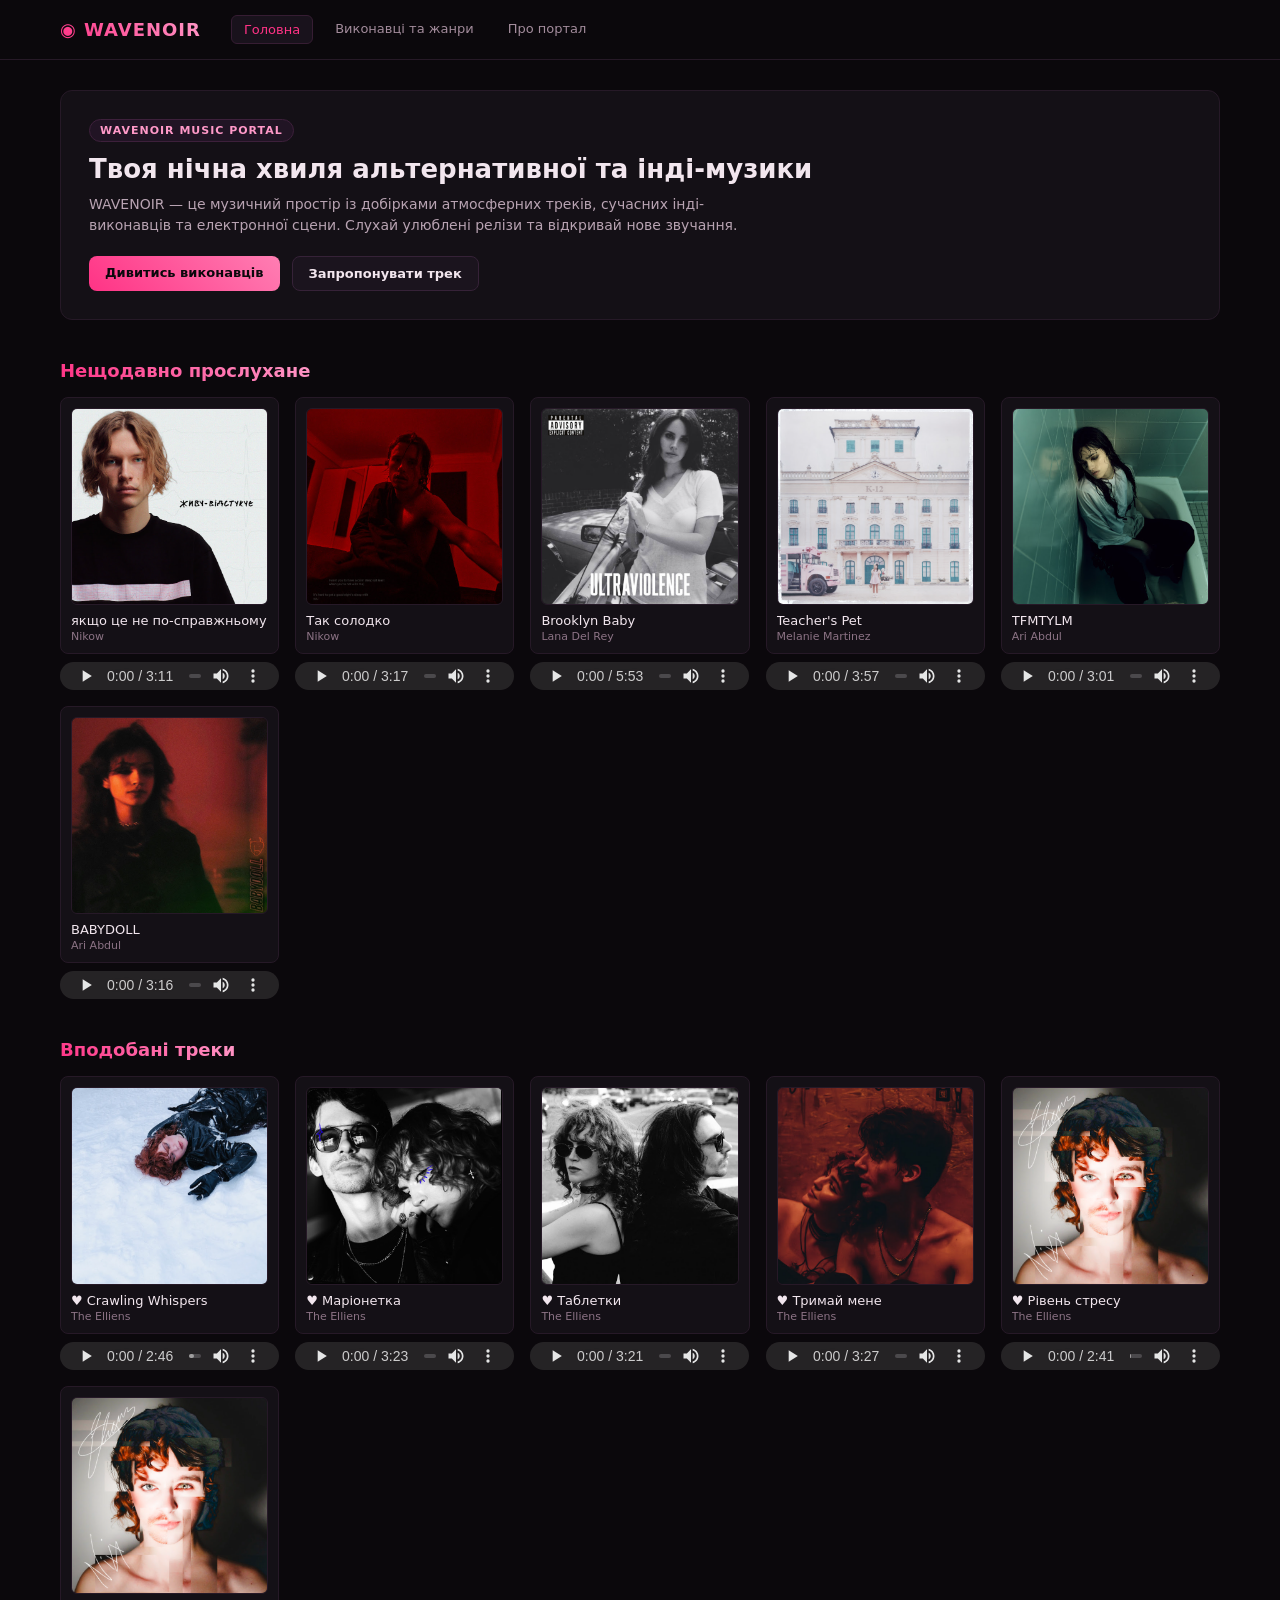
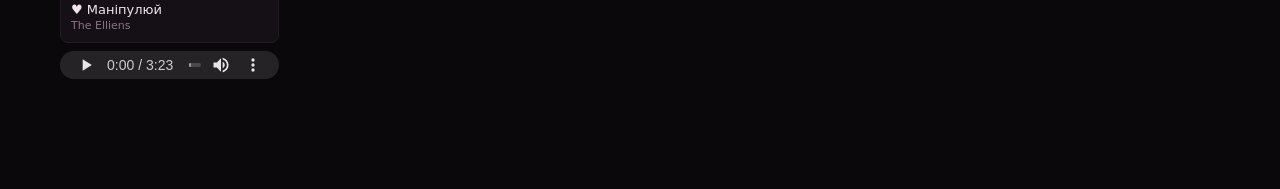
<file: index.html>
<!DOCTYPE html>
<html lang="uk">
<head>
    <meta charset="UTF-8">
    <meta name="viewport" content="width=device-width, initial-scale=1.0">
    <title>WAVENOIR — Музичний портал</title>
    <link rel="stylesheet" href="style.css">
</head>
<body>

    <header class="header">
        <div class="header-content">
            <div class="header-left">
                <a href="index.html" class="logo">◉ WAVENOIR</a>
                <nav class="nav-links">
                    <a href="index.html" class="active">Головна</a>
                    <a href="artists.html">Виконавці та жанри</a>
                    <a href="about.html">Про портал</a>
                </nav>
            </div>
        </div>
    </header>

    <main class="main-container">

        <section class="hero">
            <div class="hero-badge">WAVENOIR MUSIC PORTAL</div>
            <h1>Твоя нічна хвиля альтернативної та інді-музики</h1>
            <p>WAVENOIR — це музичний простір із добірками атмосферних треків, сучасних інді-виконавців та електронної сцени. Слухай улюблені релізи та відкривай нове звучання.</p>
            <div class="hero-buttons">
                <a href="artists.html" class="btn-primary">Дивитись виконавців</a>
                <a href="about.html" class="btn-secondary">Запропонувати трек</a>
            </div>
        </section>

        <section class="section">
            <h2>Нещодавно прослухане</h2>
            <div class="tracks-grid">
                
                <article class="track-wrapper">
                    <div class="card">
                        <div class="cover">
                            <img src="img1.png" alt="Трек 1">
                        </div>
                        <div class="title">якщо це не по-справжньому</div>
                        <div class="subtitle">Nikow</div>
                    </div>
                    <audio controls class="track-audio">
                        <source src="track1.mp3" type="audio/mpeg">
                        Ваш браузер не підтримує аудіо.
                    </audio>
                </article>

                <article class="track-wrapper">
                    <div class="card">
                        <div class="cover">
                            <img src="img2.png" alt="Трек 2">
                        </div>
                        <div class="title">Так солодко</div>
                        <div class="subtitle">Nikow</div>
                    </div>
                    <audio controls class="track-audio">
                        <source src="track2.mp3" type="audio/mpeg">
                        Ваш браузер не підтримує аудіо.
                    </audio>
                </article>

                <article class="track-wrapper">
                    <div class="card">
                        <div class="cover">
                            <img src="img3.png" alt="Трек 3">
                        </div>
                        <div class="title">Brooklyn Baby</div>
                        <div class="subtitle">Lana Del Rey</div>
                    </div>
                    <audio controls class="track-audio">
                        <source src="track3.mp3" type="audio/mpeg">
                        Ваш браузер не підтримує аудіо.
                    </audio>
                </article>

                <article class="track-wrapper">
                    <div class="card">
                        <div class="cover">
                            <img src="img4.png" alt="Трек 4">
                        </div>
                        <div class="title">Teacher's Pet</div>
                        <div class="subtitle">Melanie Martinez</div>
                    </div>
                    <audio controls class="track-audio">
                        <source src="track4.mp3" type="audio/mpeg">
                        Ваш браузер не підтримує аудіо.
                    </audio>
                </article>

                <article class="track-wrapper">
                    <div class="card">
                        <div class="cover">
                            <img src="img5.png" alt="Трек 5">
                        </div>
                        <div class="title">TFMTYLM</div>
                        <div class="subtitle">Ari Abdul</div>
                    </div>
                    <audio controls class="track-audio">
                        <source src="track5.mp3" type="audio/mpeg">
                        Ваш браузер не підтримує аудіо.
                    </audio>
                </article>

                <article class="track-wrapper">
                    <div class="card">
                        <div class="cover">
                            <img src="img6.png" alt="Трек 6">
                        </div>
                        <div class="title">BABYDOLL</div>
                        <div class="subtitle">Ari Abdul</div>
                    </div>
                    <audio controls class="track-audio">
                        <source src="track6.mp3" type="audio/mpeg">
                        Ваш браузер не підтримує аудіо.
                    </audio>
                </article>

            </div>
        </section>

        <section class="section">
            <h2>Вподобані треки</h2>
            <div class="tracks-grid">

                <article class="track-wrapper">
                    <div class="card">
                        <div class="cover">
                            <img src="img7.png" alt="Трек 7">
                        </div>
                        <div class="title">♥ Crawling Whispers</div>
                        <div class="subtitle">The Elliens</div>
                    </div>
                    <audio controls class="track-audio">
                        <source src="track7.mp3" type="audio/mpeg">
                        Ваш браузер не підтримує аудіо.
                    </audio>
                </article>

                <article class="track-wrapper">
                    <div class="card">
                        <div class="cover">
                            <img src="img8.png" alt="Трек 8">
                        </div>
                        <div class="title">♥ Маріонетка</div>
                        <div class="subtitle">The Elliens</div>
                    </div>
                    <audio controls class="track-audio">
                        <source src="track8.mp3" type="audio/mpeg">
                        Ваш браузер не підтримує аудіо.
                    </audio>
                </article>

                <article class="track-wrapper">
                    <div class="card">
                        <div class="cover">
                            <img src="img9.png" alt="Трек 9">
                        </div>
                        <div class="title">♥ Таблетки</div>
                        <div class="subtitle">The Elliens</div>
                    </div>
                    <audio controls class="track-audio">
                        <source src="track9.mp3" type="audio/mpeg">
                        Ваш браузер не підтримує аудіо.
                    </audio>
                </article>

                <article class="track-wrapper">
                    <div class="card">
                        <div class="cover">
                            <img src="img10.png" alt="Трек 10">
                        </div>
                        <div class="title">♥ Тримай мене</div>
                        <div class="subtitle">The Elliens</div>
                    </div>
                    <audio controls class="track-audio">
                        <source src="track10.mp3" type="audio/mpeg">
                        Ваш браузер не підтримує аудіо.
                    </audio>
                </article>

                <article class="track-wrapper">
                    <div class="card">
                        <div class="cover">
                            <img src="img11.png" alt="Трек 11">
                        </div>
                        <div class="title">♥ Рівень стресу</div>
                        <div class="subtitle">The Elliens</div>
                    </div>
                    <audio controls class="track-audio">
                        <source src="track11.mp3" type="audio/mpeg">
                        Ваш браузер не підтримує аудіо.
                    </audio>
                </article>

                <article class="track-wrapper">
                    <div class="card">
                        <div class="cover">
                            <img src="img12.png" alt="Трек 12">
                        </div>
                        <div class="title">♥ Маніпулюй</div>
                        <div class="subtitle">The Elliens</div>
                    </div>
                    <audio controls class="track-audio">
                        <source src="track12.mp3" type="audio/mpeg">
                        Ваш браузер не підтримує аудіо.
                    </audio>
                </article>

            </div>
        </section>

    </main>

</body>
</html>
</file>
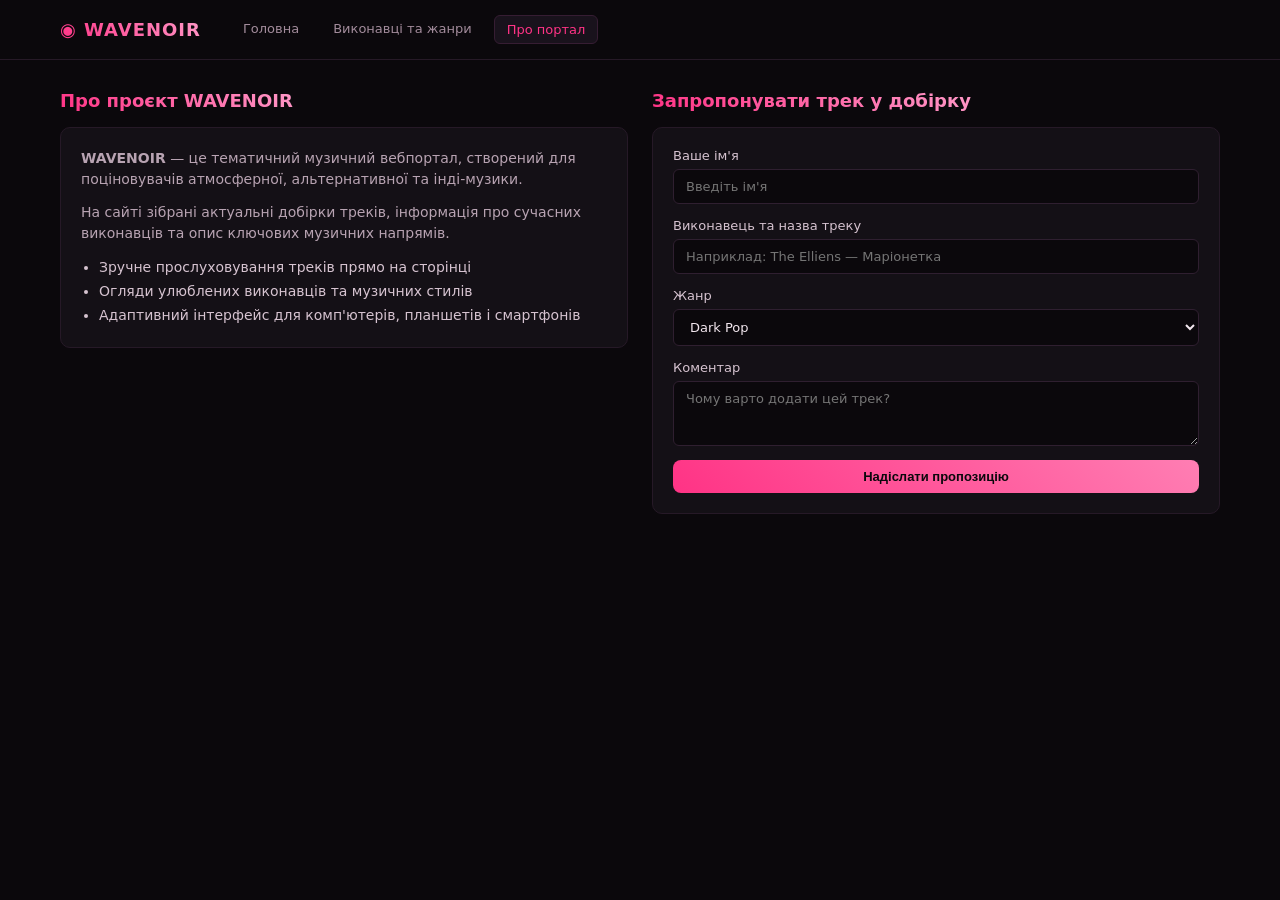
<file: about.html>
<!DOCTYPE html>
<html lang="uk">
<head>
    <meta charset="UTF-8">
    <meta name="viewport" content="width=device-width, initial-scale=1.0">
    <title>WAVENOIR — Про портал</title>
    <link rel="stylesheet" href="style.css">
</head>
<body>

    <header class="header">
        <div class="header-content">
            <div class="header-left">
                <a href="index.html" class="logo">◉ WAVENOIR</a>
                <nav class="nav-links">
                    <a href="index.html">Головна</a>
                    <a href="artists.html">Виконавці та жанри</a>
                    <a href="about.html" class="active">Про портал</a>
                </nav>
            </div>
        </div>
    </header>

    <main class="main-container">

        <div class="about-layout">
            <section class="section">
                <h2>Про проєкт WAVENOIR</h2>
                <div class="info-box">
                    <p><strong>WAVENOIR</strong> — це тематичний музичний вебпортал, створений для поціновувачів атмосферної, альтернативної та інді-музики.</p>
                    <p>На сайті зібрані актуальні добірки треків, інформація про сучасних виконавців та опис ключових музичних напрямів.</p>
                    <ul class="feature-list">
                        <li>Зручне прослуховування треків прямо на сторінці</li>
                        <li>Огляди улюблених виконавців та музичних стилів</li>
                        <li>Адаптивний інтерфейс для комп'ютерів, планшетів і смартфонів</li>
                    </ul>
                </div>
            </section>

            <section class="section">
                <h2>Запропонувати трек у добірку</h2>
                <form class="contact-form" action="#" method="post">
                    <div class="form-group">
                        <label for="user-name">Ваше ім'я</label>
                        <input type="text" id="user-name" name="name" placeholder="Введіть ім'я" required>
                    </div>

                    <div class="form-group">
                        <label for="track-name">Виконавець та назва треку</label>
                        <input type="text" id="track-name" name="track" placeholder="Наприклад: The Elliens — Маріонетка" required>
                    </div>

                    <div class="form-group">
                        <label for="genre">Жанр</label>
                        <select id="genre" name="genre">
                            <option value="dark-pop">Dark Pop</option>
                            <option value="indie-rock">Indie Rock</option>
                            <option value="dream-pop">Dream Pop</option>
                            <option value="other">Інший жанр</option>
                        </select>
                    </div>

                    <div class="form-group">
                        <label for="comment">Коментар</label>
                        <textarea id="comment" name="comment" rows="3" placeholder="Чому варто додати цей трек?"></textarea>
                    </div>

                    <button type="submit" class="btn-primary">Надіслати пропозицію</button>
                </form>
            </section>
        </div>

    </main>

</body>
</html>
</file>
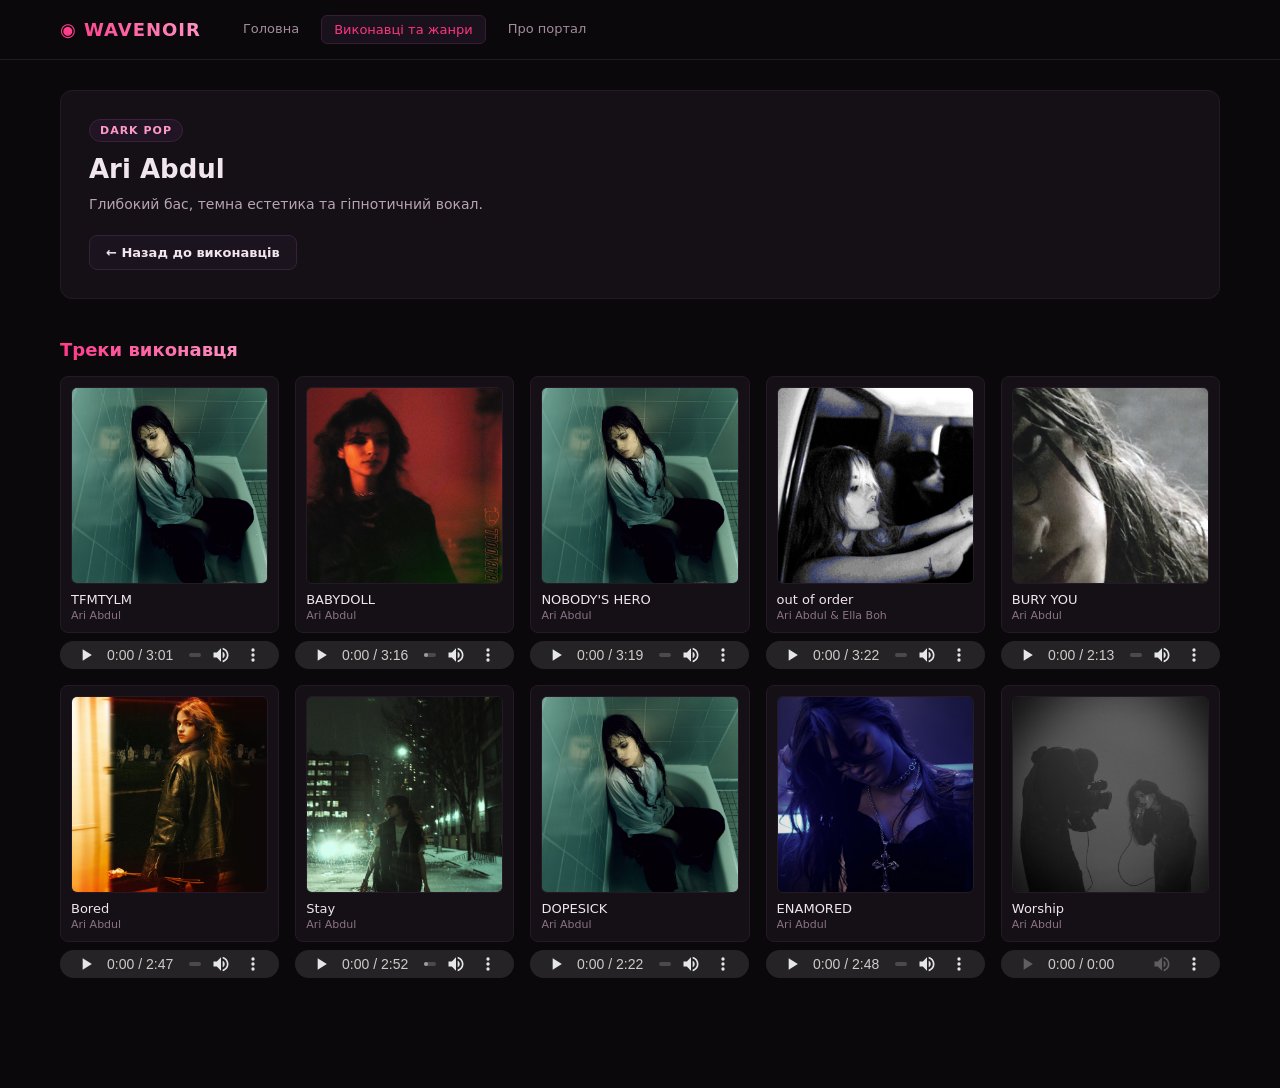
<file: ari-abdul.html>
<!DOCTYPE html>
<html lang="uk">
<head>
    <meta charset="UTF-8">
    <meta name="viewport" content="width=device-width, initial-scale=1.0">
    <title>WAVENOIR — Ari Abdul</title>
    <link rel="stylesheet" href="style.css">
</head>
<body>

    <header class="header">
        <div class="header-content">
            <div class="header-left">
                <a href="index.html" class="logo">◉ WAVENOIR</a>
                <nav class="nav-links">
                    <a href="index.html">Головна</a>
                    <a href="artists.html" class="active">Виконавці та жанри</a>
                    <a href="about.html">Про портал</a>
                </nav>
            </div>
        </div>
    </header>

    <main class="main-container">

        <section class="hero">
            <div class="hero-badge">DARK POP</div>
            <h1>Ari Abdul</h1>
            <p>Глибокий бас, темна естетика та гіпнотичний вокал.</p>
            <div class="hero-buttons">
                <a href="artists.html" class="btn-secondary">← Назад до виконавців</a>
            </div>
        </section>

        <section class="section">
            <h2>Треки виконавця</h2>
            <div class="tracks-grid">

                <article class="track-wrapper">
                    <div class="card">
                        <div class="cover">
                            <img src="img5.png" alt="TFMTYLM">
                        </div>
                        <div class="title">TFMTYLM</div>
                        <div class="subtitle">Ari Abdul</div>
                    </div>
                    <audio controls class="track-audio">
                        <source src="track5.mp3" type="audio/mpeg">
                        Ваш браузер не підтримує аудіо.
                    </audio>
                </article>

                <article class="track-wrapper">
                    <div class="card">
                        <div class="cover">
                            <img src="img6.png" alt="BABYDOLL">
                        </div>
                        <div class="title">BABYDOLL</div>
                        <div class="subtitle">Ari Abdul</div>
                    </div>
                    <audio controls class="track-audio">
                        <source src="track6.mp3" type="audio/mpeg">
                        Ваш браузер не підтримує аудіо.
                    </audio>
                </article>

                  <article class="track-wrapper">
                    <div class="card">
                        <div class="cover">
                            <img src="img16.png" alt="NOBODY'S HERO">
                        </div>
                        <div class="title">NOBODY'S HERO</div>
                        <div class="subtitle">Ari Abdul</div>
                    </div>
                    <audio controls class="track-audio">
                        <source src="track16.mp3" type="audio/mpeg">
                        Ваш браузер не підтримує аудіо.
                    </audio>
                </article>

                  <article class="track-wrapper">
                    <div class="card">
                        <div class="cover">
                            <img src="img17.png" alt="out of order">
                        </div>
                        <div class="title">out of order</div>
                        <div class="subtitle">Ari Abdul & Ella Boh</div>
                    </div>
                    <audio controls class="track-audio">
                        <source src="track17.mp3" type="audio/mpeg">
                        Ваш браузер не підтримує аудіо.
                    </audio>
                </article>

                  <article class="track-wrapper">
                    <div class="card">
                        <div class="cover">
                            <img src="img18.png" alt="BURY YOU">
                        </div>
                        <div class="title">BURY YOU</div>
                        <div class="subtitle">Ari Abdul</div>
                    </div>
                    <audio controls class="track-audio">
                        <source src="track18.mp3" type="audio/mpeg">
                        Ваш браузер не підтримує аудіо.
                    </audio>
                </article>

                  <article class="track-wrapper">
                    <div class="card">
                        <div class="cover">
                            <img src="img19.png" alt="Bored">
                        </div>
                        <div class="title">Bored</div>
                        <div class="subtitle">Ari Abdul</div>
                    </div>
                    <audio controls class="track-audio">
                        <source src="track19.mp3" type="audio/mpeg">
                        Ваш браузер не підтримує аудіо.
                    </audio>
                </article>

                  <article class="track-wrapper">
                    <div class="card">
                        <div class="cover">
                            <img src="img20.png" alt="Stay">
                        </div>
                        <div class="title">Stay</div>
                        <div class="subtitle">Ari Abdul</div>
                    </div>
                    <audio controls class="track-audio">
                        <source src="track20.mp3" type="audio/mpeg">
                        Ваш браузер не підтримує аудіо.
                    </audio>
                </article>

                  <article class="track-wrapper">
                    <div class="card">
                        <div class="cover">
                            <img src="img21.png" alt="DOPESICK">
                        </div>
                        <div class="title">DOPESICK</div>
                        <div class="subtitle">Ari Abdul</div>
                    </div>
                    <audio controls class="track-audio">
                        <source src="track21.mp3" type="audio/mpeg">
                        Ваш браузер не підтримує аудіо.
                    </audio>
                </article>

                  <article class="track-wrapper">
                    <div class="card">
                        <div class="cover">
                            <img src="img22.png" alt="ENAMORED">
                        </div>
                        <div class="title">ENAMORED</div>
                        <div class="subtitle">Ari Abdul</div>
                    </div>
                    <audio controls class="track-audio">
                        <source src="track22.mp3" type="audio/mpeg">
                        Ваш браузер не підтримує аудіо.
                    </audio>
                </article>

                  <article class="track-wrapper">
                    <div class="card">
                        <div class="cover">
                            <img src="img23.png" alt="Worship">
                        </div>
                        <div class="title">Worship</div>
                        <div class="subtitle">Ari Abdul</div>
                    </div>
                    <audio controls class="track-audio">
                        <source src="track23.mp3" type="audio/mpeg">
                        Ваш браузер не підтримує аудіо.
                    </audio>
                </article>

            </div>
        </section>

    </main>

</body>
</html>
</file>
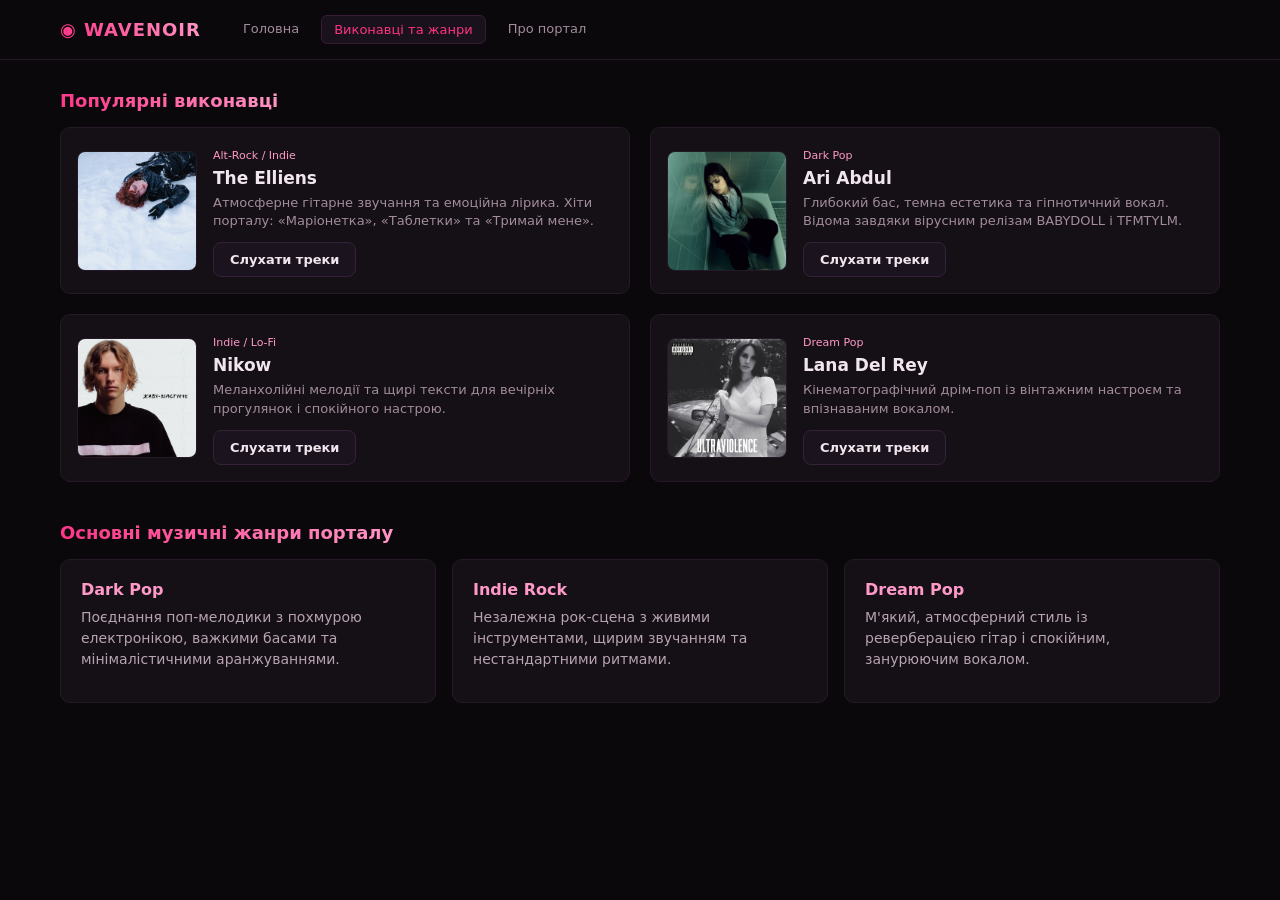
<file: artists.html>
<!DOCTYPE html>
<html lang="uk">
<head>
    <meta charset="UTF-8">
    <meta name="viewport" content="width=device-width, initial-scale=1.0">
    <title>WAVENOIR — Виконавці та жанри</title>
    <link rel="stylesheet" href="style.css">
</head>
<body>

    <header class="header">
        <div class="header-content">
            <div class="header-left">
                <a href="index.html" class="logo">◉ WAVENOIR</a>
                <nav class="nav-links">
                    <a href="index.html">Головна</a>
                    <a href="artists.html" class="active">Виконавці та жанри</a>
                    <a href="about.html">Про портал</a>
                </nav>
            </div>
        </div>
    </header>

    <main class="main-container">

        <section class="section">
            <h2>Популярні виконавці</h2>
            <div class="artists-grid">

                <article class="artist-card">
                    <div class="artist-cover">
                        <img src="img7.png" alt="The Elliens">
                    </div>
                    <div class="artist-info">
                        <span class="genre-tag">Alt-Rock / Indie</span>
                        <h3>The Elliens</h3>
                        <p>Атмосферне гітарне звучання та емоційна лірика. Хіти порталу: «Маріонетка», «Таблетки» та «Тримай мене».</p>
                        <a href="elliens.html" class="btn-secondary">Слухати треки</a>
                    </div>
                </article>

                <article class="artist-card">
                    <div class="artist-cover">
                        <img src="img5.png" alt="Ari Abdul">
                    </div>
                    <div class="artist-info">
                        <span class="genre-tag">Dark Pop</span>
                        <h3>Ari Abdul</h3>
                        <p>Глибокий бас, темна естетика та гіпнотичний вокал. Відома завдяки вірусним релізам BABYDOLL і TFMTYLM.</p>
                        <a href="ari-abdul.html" class="btn-secondary">Слухати треки</a>
                    </div>
                </article>

                <article class="artist-card">
                    <div class="artist-cover">
                        <img src="img1.png" alt="Nikow">
                    </div>
                    <div class="artist-info">
                        <span class="genre-tag">Indie / Lo-Fi</span>
                        <h3>Nikow</h3>
                        <p>Меланхолійні мелодії та щирі тексти для вечірніх прогулянок і спокійного настрою.</p>
                        <a href="nikow.html" class="btn-secondary">Слухати треки</a>
                    </div>
                </article>

                <article class="artist-card">
                    <div class="artist-cover">
                        <img src="img3.png" alt="Lana Del Rey">
                    </div>
                    <div class="artist-info">
                        <span class="genre-tag">Dream Pop</span>
                        <h3>Lana Del Rey</h3>
                        <p>Кінематографічний дрім-поп із вінтажним настроєм та впізнаваним вокалом.</p>
                        <a href="lana.html" class="btn-secondary">Слухати треки</a>
                    </div>
                </article>

            </div>
        </section>

        <section class="section">
            <h2>Основні музичні жанри порталу</h2>
            <div class="genres-grid">
                <article class="info-box">
                    <h3>Dark Pop</h3>
                    <p>Поєднання поп-мелодики з похмурою електронікою, важкими басами та мінімалістичними аранжуваннями.</p>
                </article>
                <article class="info-box">
                    <h3>Indie Rock</h3>
                    <p>Незалежна рок-сцена з живими інструментами, щирим звучанням та нестандартними ритмами.</p>
                </article>
                <article class="info-box">
                    <h3>Dream Pop</h3>
                    <p>М'який, атмосферний стиль із реверберацією гітар і спокійним, занурюючим вокалом.</p>
                </article>
            </div>
        </section>

    </main>

</body>
</html>
</file>
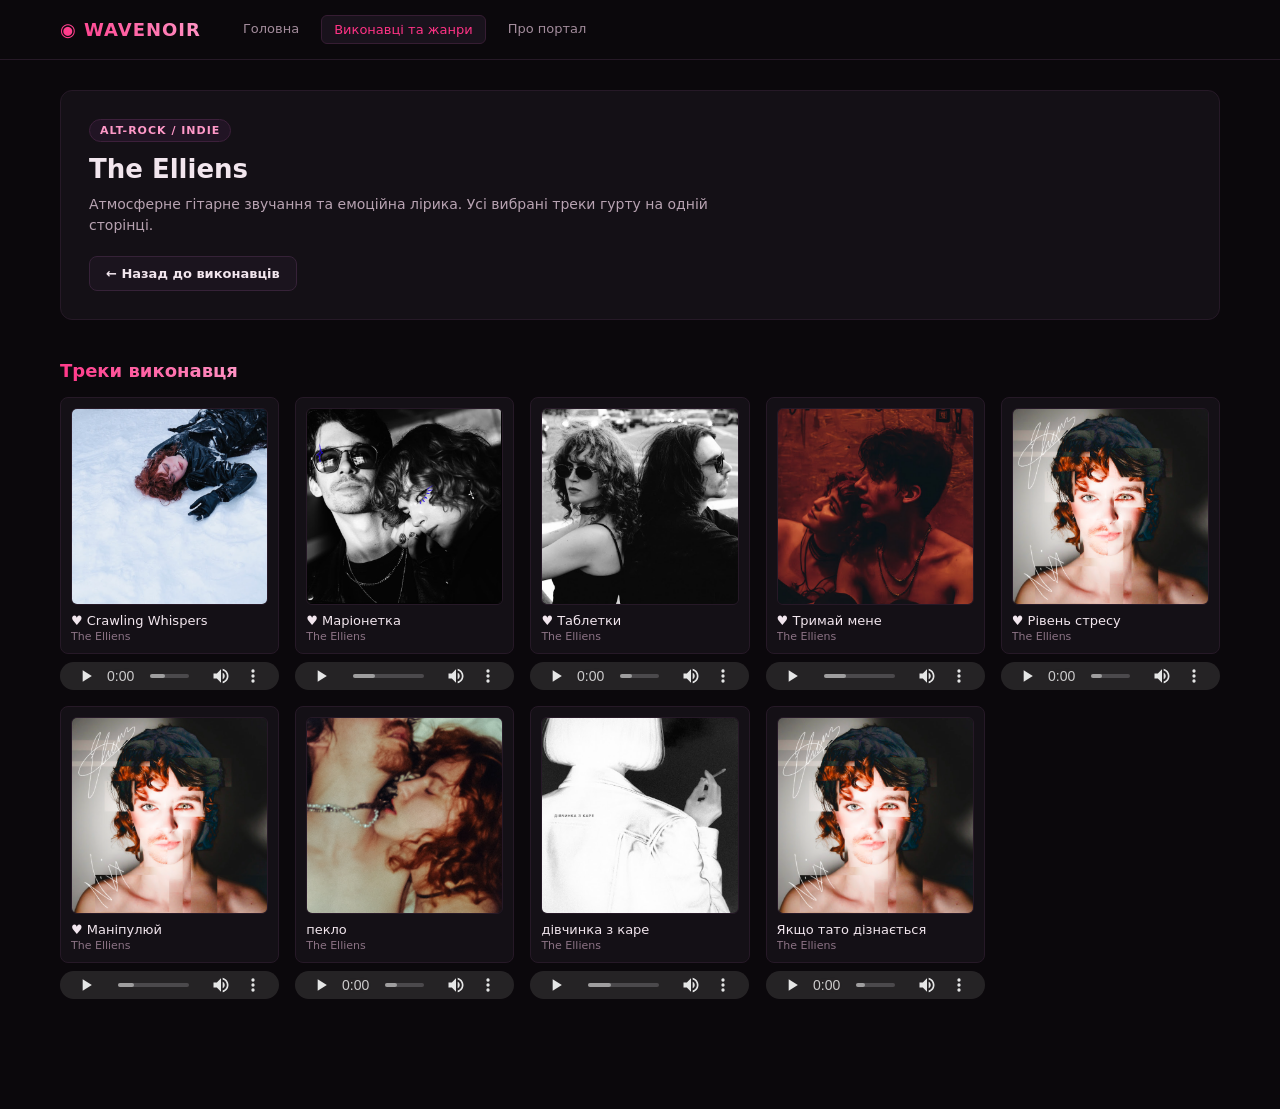
<file: elliens.html>
<!DOCTYPE html>
<html lang="uk">
<head>
    <meta charset="UTF-8">
    <meta name="viewport" content="width=device-width, initial-scale=1.0">
    <title>WAVENOIR — The Elliens</title>
    <link rel="stylesheet" href="style.css">
</head>
<body>

    <header class="header">
        <div class="header-content">
            <div class="header-left">
                <a href="index.html" class="logo">◉ WAVENOIR</a>
                <nav class="nav-links">
                    <a href="index.html">Головна</a>
                    <a href="artists.html" class="active">Виконавці та жанри</a>
                    <a href="about.html">Про портал</a>
                </nav>
            </div>
        </div>
    </header>

    <main class="main-container">

        <section class="hero">
            <div class="hero-badge">ALT-ROCK / INDIE</div>
            <h1>The Elliens</h1>
            <p>Атмосферне гітарне звучання та емоційна лірика. Усі вибрані треки гурту на одній сторінці.</p>
            <div class="hero-buttons">
                <a href="artists.html" class="btn-secondary">← Назад до виконавців</a>
            </div>
        </section>

        <section class="section">
            <h2>Треки виконавця</h2>
            <div class="tracks-grid">

                <article class="track-wrapper">
                    <div class="card">
                        <div class="cover">
                            <img src="img7.png" alt="Crawling Whispers">
                        </div>
                        <div class="title">♥ Crawling Whispers</div>
                        <div class="subtitle">The Elliens</div>
                    </div>
                    <audio controls class="track-audio">
                        <source src="track7.mp3" type="audio/mpeg">
                        Ваш браузер не підтримує аудіо.
                    </audio>
                </article>

                <article class="track-wrapper">
                    <div class="card">
                        <div class="cover">
                            <img src="img8.png" alt="Маріонетка">
                        </div>
                        <div class="title">♥ Маріонетка</div>
                        <div class="subtitle">The Elliens</div>
                    </div>
                    <audio controls class="track-audio">
                        <source src="track8.mp3" type="audio/mpeg">
                        Ваш браузер не підтримує аудіо.
                    </audio>
                </article>

                <article class="track-wrapper">
                    <div class="card">
                        <div class="cover">
                            <img src="img9.png" alt="Таблетки">
                        </div>
                        <div class="title">♥ Таблетки</div>
                        <div class="subtitle">The Elliens</div>
                    </div>
                    <audio controls class="track-audio">
                        <source src="track9.mp3" type="audio/mpeg">
                        Ваш браузер не підтримує аудіо.
                    </audio>
                </article>

                <article class="track-wrapper">
                    <div class="card">
                        <div class="cover">
                            <img src="img10.png" alt="Тримай мене">
                        </div>
                        <div class="title">♥ Тримай мене</div>
                        <div class="subtitle">The Elliens</div>
                    </div>
                    <audio controls class="track-audio">
                        <source src="track10.mp3" type="audio/mpeg">
                        Ваш браузер не підтримує аудіо.
                    </audio>
                </article>

                <article class="track-wrapper">
                    <div class="card">
                        <div class="cover">
                            <img src="img11.png" alt="Рівень стресу">
                        </div>
                        <div class="title">♥ Рівень стресу</div>
                        <div class="subtitle">The Elliens</div>
                    </div>
                    <audio controls class="track-audio">
                        <source src="track11.mp3" type="audio/mpeg">
                        Ваш браузер не підтримує аудіо.
                    </audio>
                </article>

                <article class="track-wrapper">
                    <div class="card">
                        <div class="cover">
                            <img src="img12.png" alt="Маніпулюй">
                        </div>
                        <div class="title">♥ Маніпулюй</div>
                        <div class="subtitle">The Elliens</div>
                    </div>
                    <audio controls class="track-audio">
                        <source src="track12.mp3" type="audio/mpeg">
                        Ваш браузер не підтримує аудіо.
                    </audio>
                </article>

                    <article class="track-wrapper">
                    <div class="card">
                        <div class="cover">
                            <img src="img13.png" alt="пекло">
                        </div>
                        <div class="title">пекло</div>
                        <div class="subtitle">The Elliens</div>
                    </div>
                    <audio controls class="track-audio">
                        <source src="track13.mp3" type="audio/mpeg">
                        Ваш браузер не підтримує аудіо.
                    </audio>
                </article>

                    <article class="track-wrapper">
                    <div class="card">
                        <div class="cover">
                            <img src="img14.png" alt="дівчинка з каре">
                        </div>
                        <div class="title">дівчинка з каре</div>
                        <div class="subtitle">The Elliens</div>
                    </div>
                    <audio controls class="track-audio">
                        <source src="track14.mp3" type="audio/mpeg">
                        Ваш браузер не підтримує аудіо.
                    </audio>
                </article>

                    <article class="track-wrapper">
                    <div class="card">
                        <div class="cover">
                            <img src="img15.png" alt="Якщо тато дізнається">
                        </div>
                        <div class="title">Якщо тато дізнається</div>
                        <div class="subtitle">The Elliens</div>
                    </div>
                    <audio controls class="track-audio">
                        <source src="track15.mp3" type="audio/mpeg">
                        Ваш браузер не підтримує аудіо.
                    </audio>
                </article>

            </div>
        </section>

    </main>

</body>
</html>
</file>
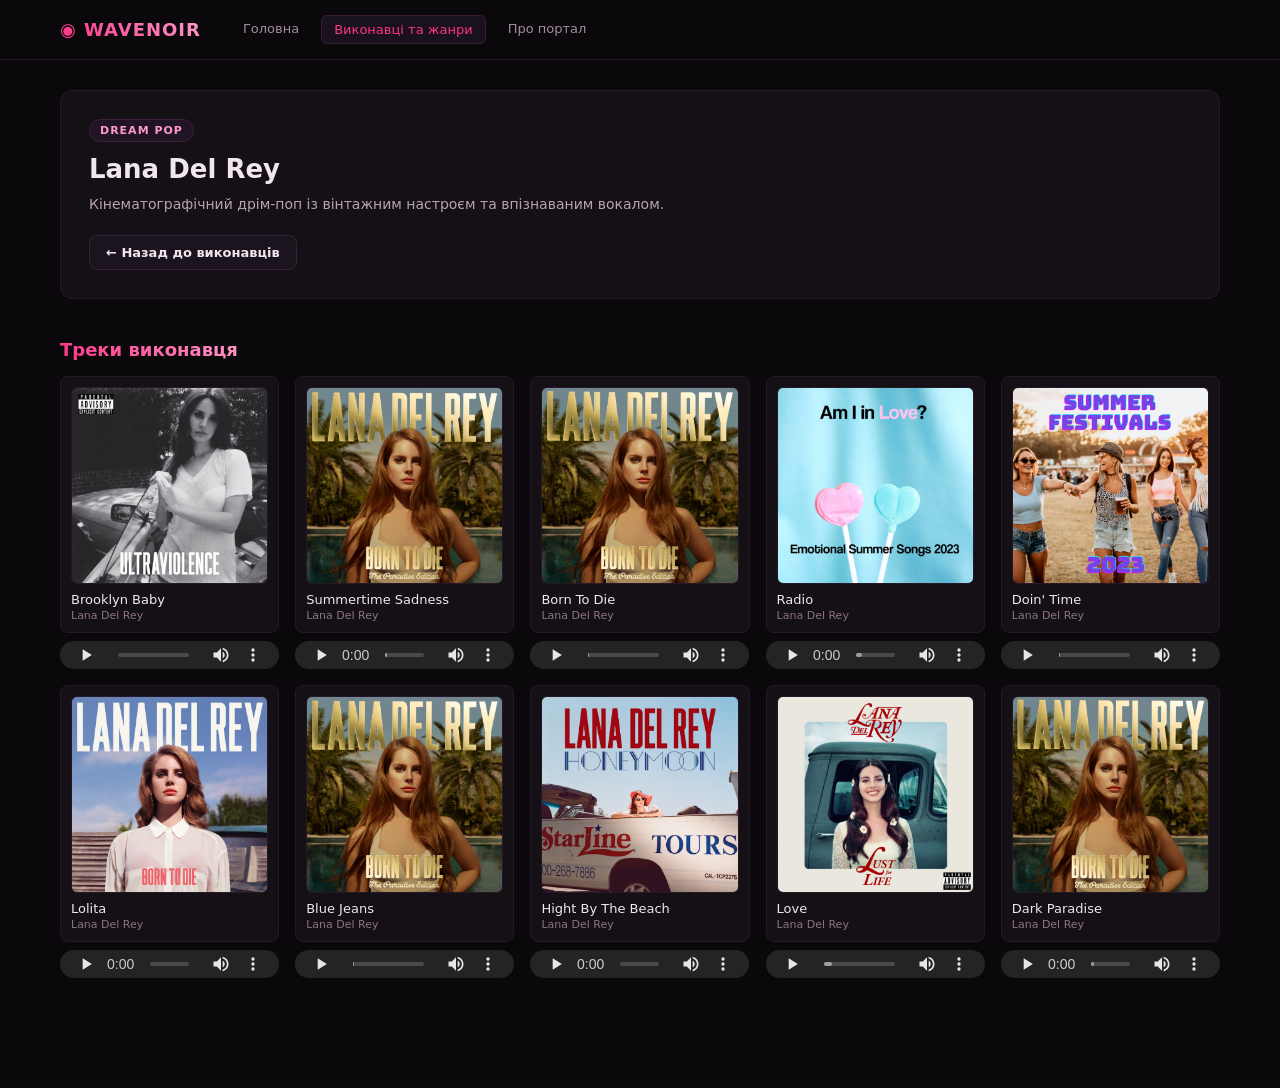
<file: lana.html>
<!DOCTYPE html>
<html lang="uk">
<head>
    <meta charset="UTF-8">
    <meta name="viewport" content="width=device-width, initial-scale=1.0">
    <title>WAVENOIR — Lana Del Rey</title>
    <link rel="stylesheet" href="style.css">
</head>
<body>

    <header class="header">
        <div class="header-content">
            <div class="header-left">
                <a href="index.html" class="logo">◉ WAVENOIR</a>
                <nav class="nav-links">
                    <a href="index.html">Головна</a>
                    <a href="artists.html" class="active">Виконавці та жанри</a>
                    <a href="about.html">Про портал</a>
                </nav>
            </div>
        </div>
    </header>

    <main class="main-container">

        <section class="hero">
            <div class="hero-badge">DREAM POP</div>
            <h1>Lana Del Rey</h1>
            <p>Кінематографічний дрім-поп із вінтажним настроєм та впізнаваним вокалом.</p>
            <div class="hero-buttons">
                <a href="artists.html" class="btn-secondary">← Назад до виконавців</a>
            </div>
        </section>

        <section class="section">
            <h2>Треки виконавця</h2>
            <div class="tracks-grid">

                <article class="track-wrapper">
                    <div class="card">
                        <div class="cover">
                            <img src="img3.png" alt="Brooklyn Baby">
                        </div>
                        <div class="title">Brooklyn Baby</div>
                        <div class="subtitle">Lana Del Rey</div>
                    </div>
                    <audio controls class="track-audio">
                        <source src="track3.mp3" type="audio/mpeg">
                        Ваш браузер не підтримує аудіо.
                    </audio>
                </article>

                   <article class="track-wrapper">
                    <div class="card">
                        <div class="cover">
                            <img src="img32.png" alt="Summertime Sadness">
                        </div>
                        <div class="title">Summertime Sadness</div>
                        <div class="subtitle">Lana Del Rey</div>
                    </div>
                    <audio controls class="track-audio">
                        <source src="track32.mp3" type="audio/mpeg">
                        Ваш браузер не підтримує аудіо.
                    </audio>
                </article>

                   <article class="track-wrapper">
                    <div class="card">
                        <div class="cover">
                            <img src="img33.png" alt="Born To Die">
                        </div>
                        <div class="title">Born To Die</div>
                        <div class="subtitle">Lana Del Rey</div>
                    </div>
                    <audio controls class="track-audio">
                        <source src="track33.mp3" type="audio/mpeg">
                        Ваш браузер не підтримує аудіо.
                    </audio>
                </article>

                   <article class="track-wrapper">
                    <div class="card">
                        <div class="cover">
                            <img src="img34.png" alt="Radio">
                        </div>
                        <div class="title">Radio</div>
                        <div class="subtitle">Lana Del Rey</div>
                    </div>
                    <audio controls class="track-audio">
                        <source src="track34.mp3" type="audio/mpeg">
                        Ваш браузер не підтримує аудіо.
                    </audio>
                </article>

                   <article class="track-wrapper">
                    <div class="card">
                        <div class="cover">
                            <img src="img35.png" alt="Doin' Time">
                        </div>
                        <div class="title">Doin' Time</div>
                        <div class="subtitle">Lana Del Rey</div>
                    </div>
                    <audio controls class="track-audio">
                        <source src="track35.mp3" type="audio/mpeg">
                        Ваш браузер не підтримує аудіо.
                    </audio>
                </article>

                   <article class="track-wrapper">
                    <div class="card">
                        <div class="cover">
                            <img src="img36.png" alt="Lolita">
                        </div>
                        <div class="title">Lolita</div>
                        <div class="subtitle">Lana Del Rey</div>
                    </div>
                    <audio controls class="track-audio">
                        <source src="track36.mp3" type="audio/mpeg">
                        Ваш браузер не підтримує аудіо.
                    </audio>
                </article>

                   <article class="track-wrapper">
                    <div class="card">
                        <div class="cover">
                            <img src="img37.png" alt="Blue Jeans">
                        </div>
                        <div class="title">Blue Jeans</div>
                        <div class="subtitle">Lana Del Rey</div>
                    </div>
                    <audio controls class="track-audio">
                        <source src="track37.mp3" type="audio/mpeg">
                        Ваш браузер не підтримує аудіо.
                    </audio>
                </article>

                   <article class="track-wrapper">
                    <div class="card">
                        <div class="cover">
                            <img src="img38.png" alt="Hight By The Beach">
                        </div>
                        <div class="title">Hight By The Beach</div>
                        <div class="subtitle">Lana Del Rey</div>
                    </div>
                    <audio controls class="track-audio">
                        <source src="track38.mp3" type="audio/mpeg">
                        Ваш браузер не підтримує аудіо.
                    </audio>
                </article>

                   <article class="track-wrapper">
                    <div class="card">
                        <div class="cover">
                            <img src="img39.png" alt="Love">
                        </div>
                        <div class="title">Love</div>
                        <div class="subtitle">Lana Del Rey</div>
                    </div>
                    <audio controls class="track-audio">
                        <source src="track39.mp3" type="audio/mpeg">
                        Ваш браузер не підтримує аудіо.
                    </audio>
                </article>

                   <article class="track-wrapper">
                    <div class="card">
                        <div class="cover">
                            <img src="img40.png" alt="Dark Paradise">
                        </div>
                        <div class="title">Dark Paradise</div>
                        <div class="subtitle">Lana Del Rey</div>
                    </div>
                    <audio controls class="track-audio">
                        <source src="track40.mp3" type="audio/mpeg">
                        Ваш браузер не підтримує аудіо.
                    </audio>
                </article>
            

            </div>
        </section>

    </main>

</body>
</html>
</file>
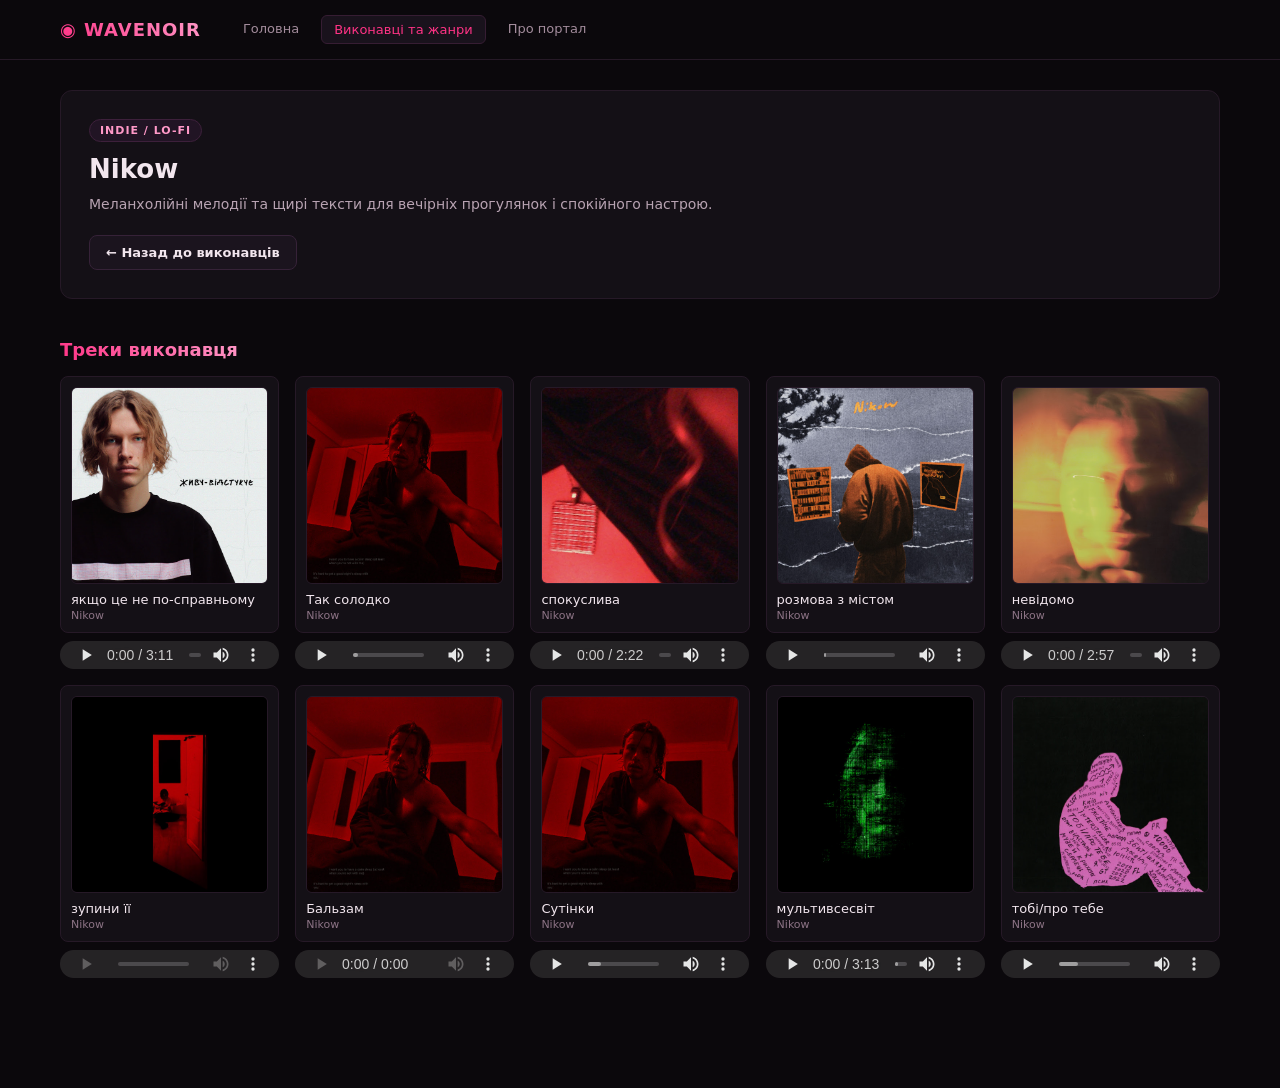
<file: nikow.html>
<!DOCTYPE html>
<html lang="uk">
<head>
    <meta charset="UTF-8">
    <meta name="viewport" content="width=device-width, initial-scale=1.0">
    <title>WAVENOIR — Nikow</title>
    <link rel="stylesheet" href="style.css">
</head>
<body>

    <header class="header">
        <div class="header-content">
            <div class="header-left">
                <a href="index.html" class="logo">◉ WAVENOIR</a>
                <nav class="nav-links">
                    <a href="index.html">Головна</a>
                    <a href="artists.html" class="active">Виконавці та жанри</a>
                    <a href="about.html">Про портал</a>
                </nav>
            </div>
        </div>
    </header>

    <main class="main-container">

        <section class="hero">
            <div class="hero-badge">INDIE / LO-FI</div>
            <h1>Nikow</h1>
            <p>Меланхолійні мелодії та щирі тексти для вечірніх прогулянок і спокійного настрою.</p>
            <div class="hero-buttons">
                <a href="artists.html" class="btn-secondary">← Назад до виконавців</a>
            </div>
        </section>

        <section class="section">
            <h2>Треки виконавця</h2>
            <div class="tracks-grid">

                <article class="track-wrapper">
                    <div class="card">
                        <div class="cover">
                            <img src="img1.png" alt="якщо це не по-справньому">
                        </div>
                        <div class="title">якщо це не по-справньому</div>
                        <div class="subtitle">Nikow</div>
                    </div>
                    <audio controls class="track-audio">
                        <source src="track1.mp3" type="audio/mpeg">
                        Ваш браузер не підтримує аудіо.
                    </audio>
                </article>

                <article class="track-wrapper">
                    <div class="card">
                        <div class="cover">
                            <img src="img2.png" alt="Так солодко">
                        </div>
                        <div class="title">Так солодко</div>
                        <div class="subtitle">Nikow</div>
                    </div>
                    <audio controls class="track-audio">
                        <source src="track2.mp3" type="audio/mpeg">
                        Ваш браузер не підтримує аудіо.
                    </audio>
                </article>

                   <article class="track-wrapper">
                    <div class="card">
                        <div class="cover">
                            <img src="img24.png" alt="спокуслива">
                        </div>
                        <div class="title">спокуслива</div>
                        <div class="subtitle">Nikow</div>
                    </div>
                    <audio controls class="track-audio">
                        <source src="track24.mp3" type="audio/mpeg">
                        Ваш браузер не підтримує аудіо.
                    </audio>
                </article>

                   <article class="track-wrapper">
                    <div class="card">
                        <div class="cover">
                            <img src="img25.png" alt="розмова з містом">
                        </div>
                        <div class="title">розмова з містом</div>
                        <div class="subtitle">Nikow</div>
                    </div>
                    <audio controls class="track-audio">
                        <source src="track25.mp3" type="audio/mpeg">
                        Ваш браузер не підтримує аудіо.
                    </audio>
                </article>

                   <article class="track-wrapper">
                    <div class="card">
                        <div class="cover">
                            <img src="img26.png" alt="невідомо">
                        </div>
                        <div class="title">невідомо</div>
                        <div class="subtitle">Nikow</div>
                    </div>
                    <audio controls class="track-audio">
                        <source src="track26.mp3" type="audio/mpeg">
                        Ваш браузер не підтримує аудіо.
                    </audio>
                </article>

                   <article class="track-wrapper">
                    <div class="card">
                        <div class="cover">
                            <img src="img27.png" alt="зупини її">
                        </div>
                        <div class="title">зупини її</div>
                        <div class="subtitle">Nikow</div>
                    </div>
                    <audio controls class="track-audio">
                        <source src="track27.mp3" type="audio/mpeg">
                        Ваш браузер не підтримує аудіо.
                    </audio>
                </article>

                   <article class="track-wrapper">
                    <div class="card">
                        <div class="cover">
                            <img src="img28.png" alt="Бальзам">
                        </div>
                        <div class="title">Бальзам</div>
                        <div class="subtitle">Nikow</div>
                    </div>
                    <audio controls class="track-audio">
                        <source src="track28.mp3" type="audio/mpeg">
                        Ваш браузер не підтримує аудіо.
                    </audio>
                </article>

                   <article class="track-wrapper">
                    <div class="card">
                        <div class="cover">
                            <img src="img29.png" alt="Сутінки">
                        </div>
                        <div class="title">Сутінки</div>
                        <div class="subtitle">Nikow</div>
                    </div>
                    <audio controls class="track-audio">
                        <source src="track29.mp3" type="audio/mpeg">
                        Ваш браузер не підтримує аудіо.
                    </audio>
                </article>

                   <article class="track-wrapper">
                    <div class="card">
                        <div class="cover">
                            <img src="img30.png" alt="мультивсесвіт">
                        </div>
                        <div class="title">мультивсесвіт</div>
                        <div class="subtitle">Nikow</div>
                    </div>
                    <audio controls class="track-audio">
                        <source src="track30.mp3" type="audio/mpeg">
                        Ваш браузер не підтримує аудіо.
                    </audio>
                </article>

                   <article class="track-wrapper">
                    <div class="card">
                        <div class="cover">
                            <img src="img31.png" alt="тобі/про тебе">
                        </div>
                        <div class="title">тобі/про тебе</div>
                        <div class="subtitle">Nikow</div>
                    </div>
                    <audio controls class="track-audio">
                        <source src="track31.mp3" type="audio/mpeg">
                        Ваш браузер не підтримує аудіо.
                    </audio>
                </article>

            </div>
        </section>

    </main>

</body>
</html>
</file>
<file: style.css>
* {
    box-sizing: border-box;
    margin: 0;
    padding: 0;
}

body {
    background-color: #0b080c;
    color: #f2e6ee;
    font-family: system-ui, -apple-system, sans-serif;
    padding-bottom: 40px;
}

.header {
    background-color: #0b080c;
    min-height: 60px;
    border-bottom: 1px solid #261927;
    display: flex;
    align-items: center;
}

.header-content {
    max-width: 1200px;
    width: 100%;
    margin: 0 auto;
    padding: 10px 20px;
    display: flex;
    justify-content: space-between;
    align-items: center;
}

.header-left {
    display: flex;
    align-items: center;
    gap: 30px;
    flex-wrap: wrap;
}

.logo {
    font-size: 18px;
    font-weight: 800;
    text-decoration: none;
    background: linear-gradient(45deg, #ff3385, #ff99c8);
    -webkit-background-clip: text;
    color: transparent;
    letter-spacing: 1px;
}

.nav-links {
    display: flex;
    gap: 10px;
    flex-wrap: wrap;
}

.nav-links a {
    color: #a38c9c;
    text-decoration: none;
    font-size: 13px;
    font-weight: 500;
    padding: 6px 12px;
    border-radius: 6px;
}

.nav-links a:hover {
    color: #f2e6ee;
    background-color: #141016;
}

.nav-links a.active {
    color: #ff3385;
    background-color: #19121c;
    border: 1px solid #361d33;
}

.main-container {
    max-width: 1200px;
    width: 100%;
    margin: 0 auto;
    padding: 30px 20px;
}

.hero {
    background-color: #141016;
    border: 1px solid #261927;
    border-radius: 12px;
    padding: 28px;
    margin-bottom: 40px;
}

.hero-badge {
    display: inline-block;
    font-size: 11px;
    font-weight: 700;
    letter-spacing: 1px;
    color: #ff99c8;
    background-color: #211424;
    border: 1px solid #3d203b;
    padding: 4px 10px;
    border-radius: 20px;
    margin-bottom: 12px;
}

.hero h1 {
    font-size: 26px;
    margin-bottom: 10px;
    color: #f2e6ee;
}

.hero p {
    color: #b8a3b2;
    font-size: 14px;
    line-height: 1.5;
    max-width: 680px;
    margin-bottom: 20px;
}

.hero-buttons {
    display: flex;
    gap: 12px;
    flex-wrap: wrap;
}

.btn-primary,
.btn-secondary {
    display: inline-block;
    text-decoration: none;
    font-size: 13px;
    font-weight: 600;
    padding: 9px 16px;
    border-radius: 8px;
    cursor: pointer;
    border: none;
}

.btn-primary {
    background: linear-gradient(45deg, #ff3385, #ff7eb3);
    color: #0b080c;
}

.btn-primary:hover {
    opacity: 0.9;
}

.btn-secondary {
    background-color: #1b141e;
    color: #f2e6ee;
    border: 1px solid #362238;
}

.btn-secondary:hover {
    border-color: #ff3385;
    color: #ff99c8;
}

.section {
    margin-bottom: 40px;
}

.section h2 {
    font-size: 18px;
    font-weight: 600;
    margin-bottom: 16px;
    background: linear-gradient(45deg, #ff3385, #ff99c8);
    -webkit-background-clip: text;
    color: transparent;
    display: inline-block;
}

.tracks-grid {
    display: grid;
    grid-template-columns: repeat(auto-fill, minmax(200px, 1fr));
    gap: 16px;
}

.track-wrapper {
    display: flex;
    flex-direction: column;
    gap: 8px;
}

.card {
    background-color: #141016;
    padding: 10px;
    border-radius: 8px;
    border: 1px solid #261927;
    display: flex;
    flex-direction: column;
}

.card:hover {
    border-color: #54294c;
}

.cover {
    width: 100%;
    aspect-ratio: 1 / 1;
    border-radius: 6px;
    border: 1px solid #261927;
    overflow: hidden;
    flex-shrink: 0;
}

.cover img {
    width: 100%;
    height: 100%;
    object-fit: cover;
}

.title {
    margin-top: 8px;
    font-size: 13px;
    font-weight: 500;
    white-space: nowrap;
    overflow: hidden;
    text-overflow: ellipsis;
}

.subtitle {
    margin-top: 2px;
    font-size: 11px;
    color: #8c7385;
    white-space: nowrap;
    overflow: hidden;
    text-overflow: ellipsis;
}

.track-audio {
    width: 100%;
    height: 28px;
    outline: none;
    filter: invert(90%) hue-rotate(280deg) saturate(150%);
}

.artists-grid {
    display: grid;
    grid-template-columns: repeat(2, 1fr);
    gap: 20px;
}

.artist-card {
    background-color: #141016;
    border: 1px solid #261927;
    border-radius: 10px;
    padding: 16px;
    display: flex;
    gap: 16px;
    align-items: center;
}

.artist-cover {
    width: 120px;
    height: 120px;
    border-radius: 8px;
    overflow: hidden;
    flex-shrink: 0;
    border: 1px solid #261927;
}

.artist-cover img {
    width: 100%;
    height: 100%;
    object-fit: cover;
}

.genre-tag {
    display: inline-block;
    font-size: 11px;
    color: #ff99c8;
    margin-bottom: 6px;
}

.artist-info h3 {
    font-size: 17px;
    margin-bottom: 6px;
}

.artist-info p {
    font-size: 13px;
    color: #a38c9c;
    line-height: 1.4;
    margin-bottom: 12px;
}

.genres-grid {
    display: grid;
    grid-template-columns: repeat(3, 1fr);
    gap: 16px;
}

.info-box {
    background-color: #141016;
    border: 1px solid #261927;
    border-radius: 10px;
    padding: 20px;
}

.info-box h3 {
    font-size: 16px;
    color: #ff99c8;
    margin-bottom: 8px;
}

.info-box p {
    font-size: 14px;
    color: #b8a3b2;
    line-height: 1.5;
    margin-bottom: 12px;
}

.feature-list {
    margin-left: 18px;
    color: #d6c3d0;
    font-size: 14px;
    line-height: 1.7;
}

.about-layout {
    display: grid;
    grid-template-columns: 1fr 1fr;
    gap: 24px;
}

.contact-form {
    background-color: #141016;
    border: 1px solid #261927;
    border-radius: 10px;
    padding: 20px;
    display: flex;
    flex-direction: column;
    gap: 14px;
}

.form-group {
    display: flex;
    flex-direction: column;
    gap: 6px;
}

.form-group label {
    font-size: 13px;
    color: #d6c3d0;
}

.form-group input,
.form-group select,
.form-group textarea {
    background-color: #0b080c;
    border: 1px solid #2f1f30;
    border-radius: 6px;
    padding: 9px 12px;
    color: #f2e6ee;
    font-family: inherit;
    font-size: 13px;
}

.form-group input:focus,
.form-group select:focus,
.form-group textarea:focus {
    outline: none;
    border-color: #ff3385;
}

@media (max-width: 1100px) {
    .artists-grid,
    .about-layout {
        grid-template-columns: 1fr;
    }
}

@media (max-width: 750px) {
    .genres-grid {
        grid-template-columns: 1fr;
    }
}

@media (max-width: 650px) {
    .main-container {
        padding: 20px 14px;
    }

    .header-left {
        gap: 12px;
    }

    .hero {
        padding: 20px;
        margin-bottom: 28px;
    }

    .tracks-grid {
        grid-template-columns: repeat(2, 1fr);
        gap: 12px;
    }

    .artist-card {
        flex-direction: column;
        align-items: flex-start;
    }

    .artist-cover {
        width: 100%;
        height: 180px;
    }

    .hero h1 {
        font-size: 21px;
    }
}
</file>
